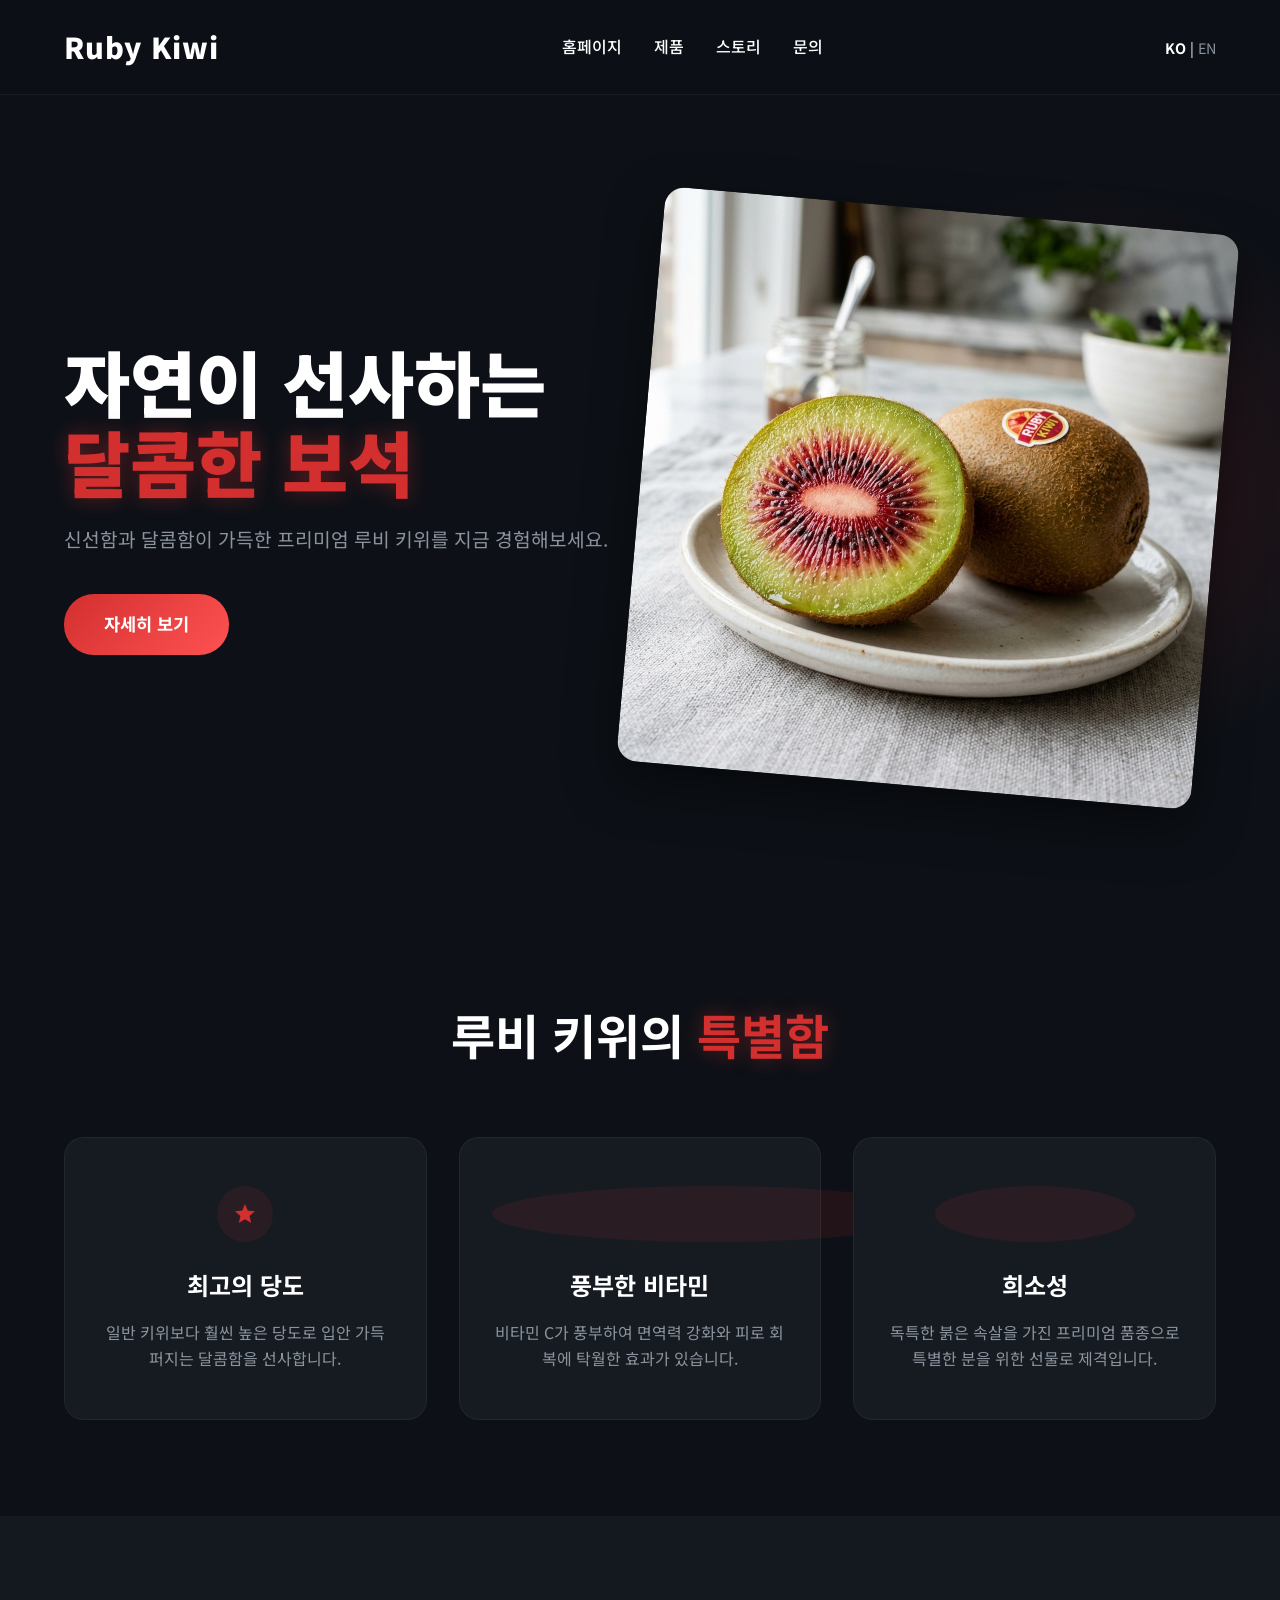
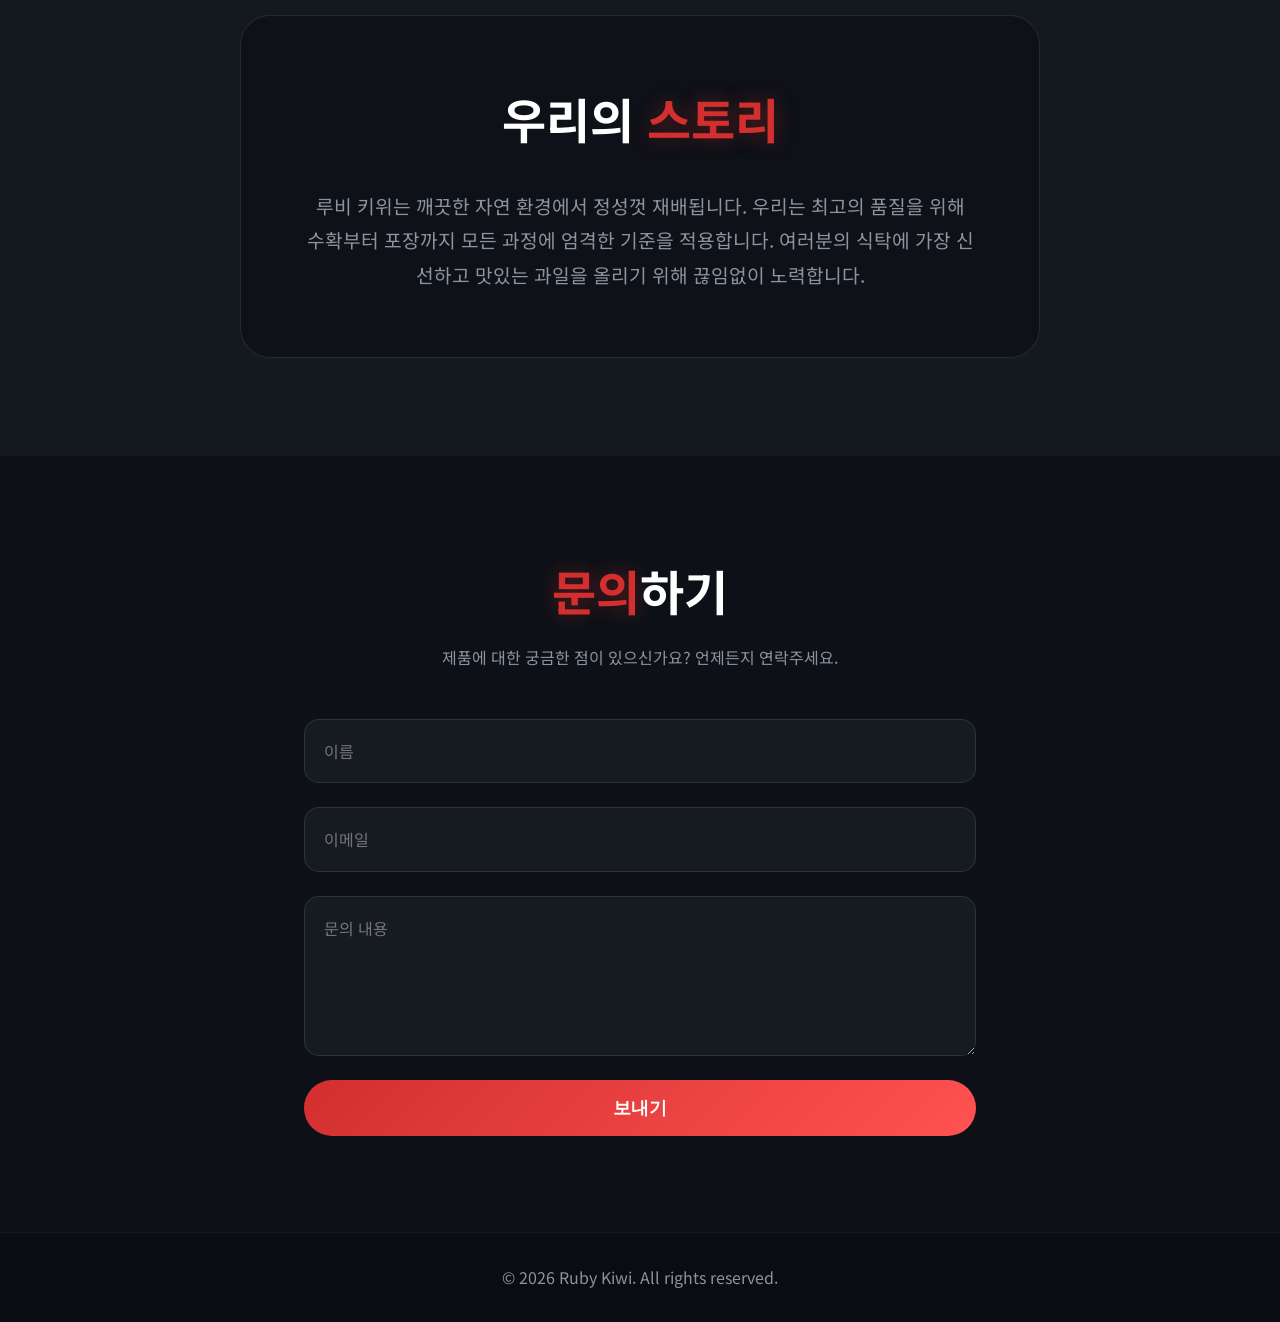
<file: index.html>
<!DOCTYPE html>
<html lang="ko">
<head>
    <meta charset="UTF-8">
    <meta name="viewport" content="width=device-width, initial-scale=1.0">
    <title>루비 키위 - 자연이 선사하는 달콤한 보석</title>
    <meta name="description" content="프리미엄 루비 키위를 만나보세요. 비교할 수 없는 달콤함과 풍부한 영양.">
    <link rel="stylesheet" href="styles.css">
    <link href="https://fonts.googleapis.com/css2?family=Noto+Sans+KR:wght@300;400;500;700;900&display=swap" rel="stylesheet">
    <link href="https://fonts.googleapis.com/icon?family=Material+Icons" rel="stylesheet">
</head>
<body>
    <!-- Navbar -->
    <nav class="navbar">
        <div class="logo">Ruby Kiwi</div>
        <ul class="nav-links">
            <li><a href="#home">홈페이지</a></li>
            <li><a href="#product">제품</a></li>
            <li><a href="#story">스토리</a></li>
            <li><a href="#contact">문의</a></li>
        </ul>
        <div class="lang-toggle">
            <span class="active">KO</span> | <a href="index-en.html">EN</a>
        </div>
        <div class="hamburger">
            <span class="material-icons">menu</span>
        </div>
    </nav>

    <!-- Hero Section -->
    <section id="home" class="hero">
        <div class="hero-content">
            <h1>자연이 선사하는<br><span class="highlight">달콤한 보석</span></h1>
            <p>신선함과 달콤함이 가득한 프리미엄 루비 키위를 지금 경험해보세요.</p>
            <a href="#product" class="cta-button">자세히 보기</a>
        </div>
        <div class="hero-image">
            <img src="./ruby_kiwi_hero.png" alt="루비 키위 반쪽 이미지">
        </div>
    </section>

    <!-- Features Section -->
    <section id="product" class="features">
        <h2>루비 키위의 <span class="highlight">특별함</span></h2>
        <div class="feature-grid">
            <div class="feature-card">
                <span class="material-icons feature-icon">star</span>
                <h3>최고의 당도</h3>
                <p>일반 키위보다 훨씬 높은 당도로 입안 가득 퍼지는 달콤함을 선사합니다.</p>
            </div>
            <div class="feature-card">
                <span class="material-icons feature-icon">health_and_safety</span>
                <h3>풍부한 비타민</h3>
                <p>비타민 C가 풍부하여 면역력 강화와 피로 회복에 탁월한 효과가 있습니다.</p>
            </div>
            <div class="feature-card">
                <span class="material-icons feature-icon">diamond</span>
                <h3>희소성</h3>
                <p>독특한 붉은 속살을 가진 프리미엄 품종으로 특별한 분을 위한 선물로 제격입니다.</p>
            </div>
        </div>
    </section>

    <!-- Story Section -->
    <section id="story" class="story">
        <div class="story-container">
            <div class="story-text">
                <h2>우리의 <span class="highlight">스토리</span></h2>
                <p>루비 키위는 깨끗한 자연 환경에서 정성껏 재배됩니다. 우리는 최고의 품질을 위해 수확부터 포장까지 모든 과정에 엄격한 기준을 적용합니다. 여러분의 식탁에 가장 신선하고 맛있는 과일을 올리기 위해 끊임없이 노력합니다.</p>
            </div>
        </div>
    </section>

    <!-- Contact Section -->
    <section id="contact" class="contact">
        <h2><span class="highlight">문의</span>하기</h2>
        <p>제품에 대한 궁금한 점이 있으신가요? 언제든지 연락주세요.</p>
        <form class="contact-form">
            <input type="text" placeholder="이름" required>
            <input type="email" placeholder="이메일" required>
            <textarea placeholder="문의 내용" rows="5" required></textarea>
            <button type="submit" class="cta-button">보내기</button>
        </form>
    </section>

    <!-- Footer -->
    <footer>
        <p>&copy; 2026 Ruby Kiwi. All rights reserved.</p>
    </footer>

    <script src="script.js"></script>
</body>
</html>
</file>
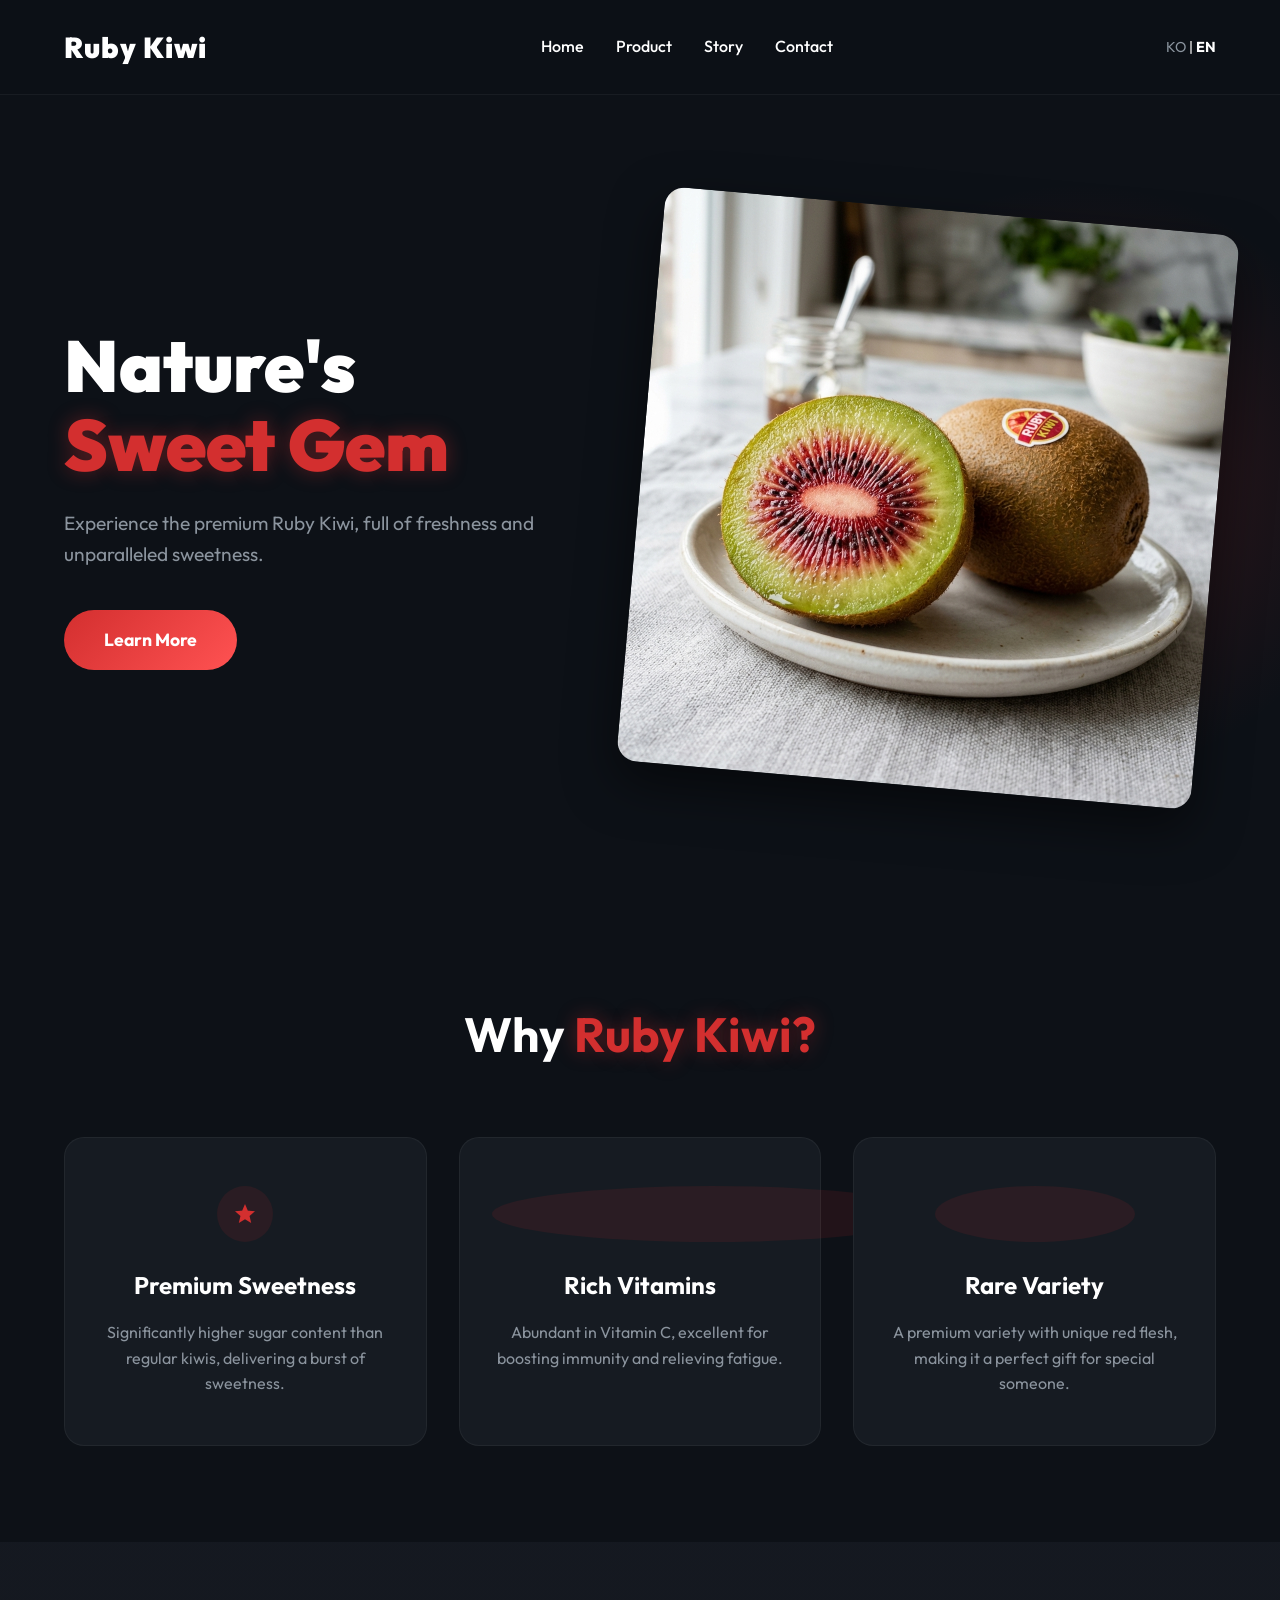
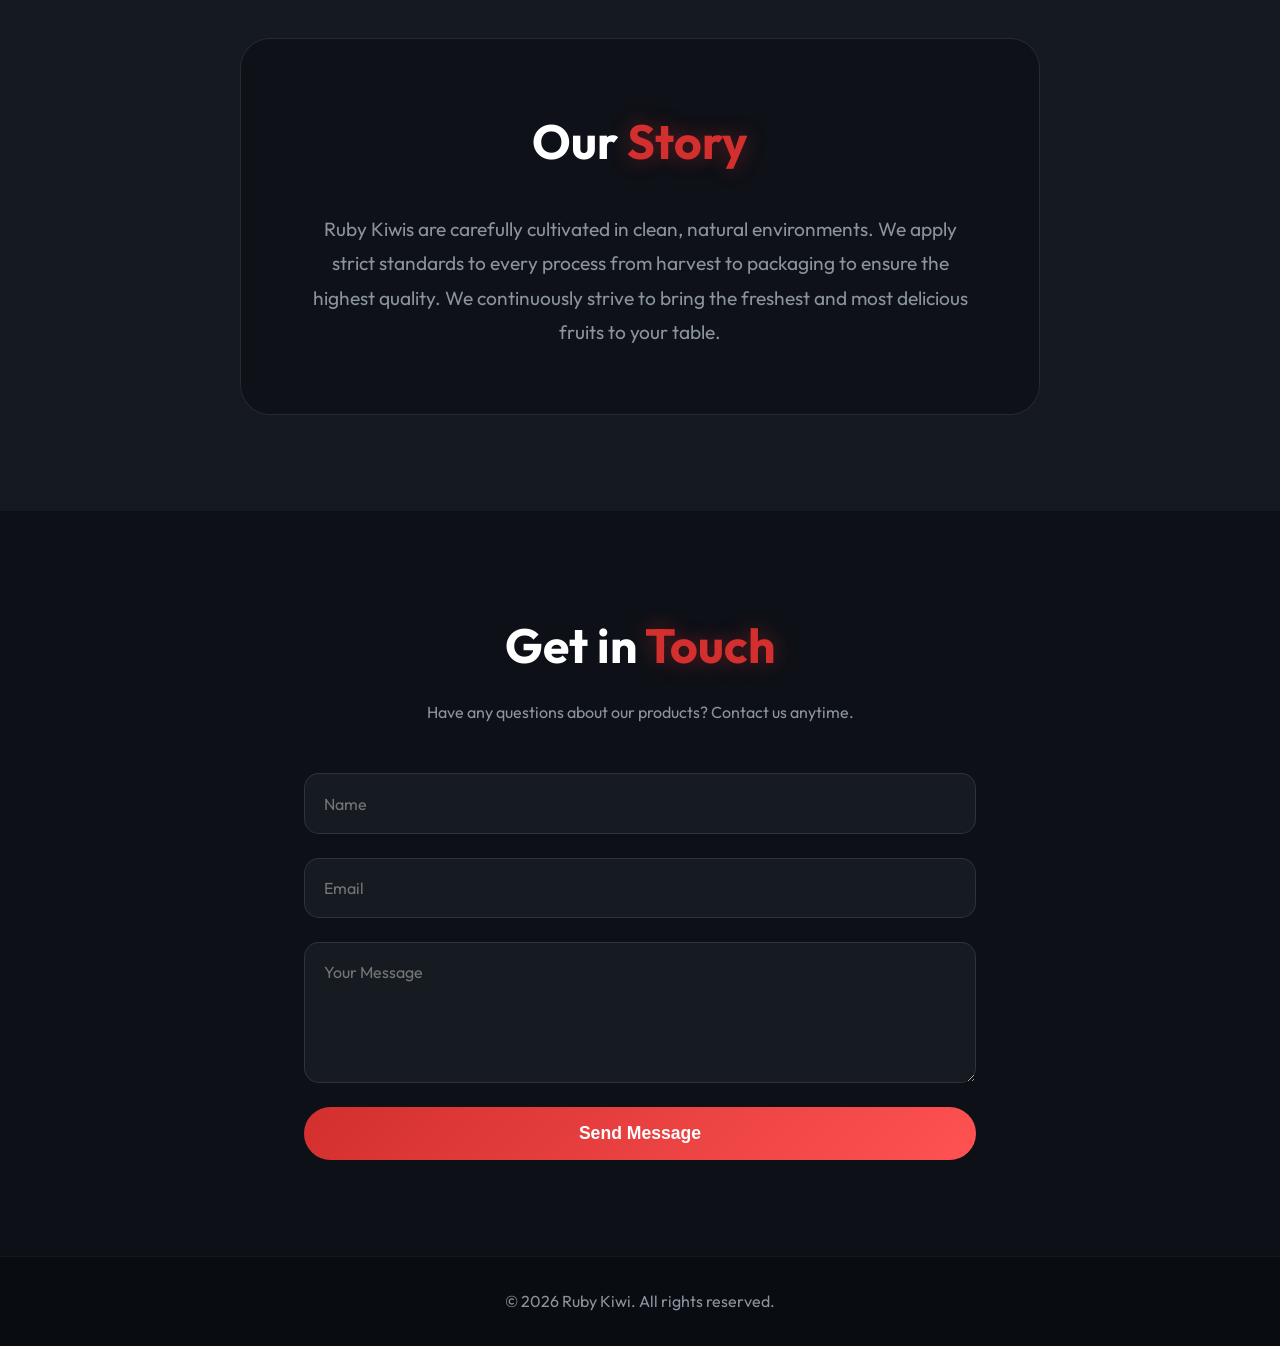
<file: index-en.html>
<!DOCTYPE html>
<html lang="en">
<head>
    <meta charset="UTF-8">
    <meta name="viewport" content="width=device-width, initial-scale=1.0">
    <title>Ruby Kiwi - Nature's Sweet Gem</title>
    <meta name="description" content="Discover premium Ruby Kiwis. Unparalleled sweetness and rich nutrition.">
    <link rel="stylesheet" href="styles.css">
    <link href="https://fonts.googleapis.com/css2?family=Outfit:wght@300;400;500;700;900&display=swap" rel="stylesheet">
    <link href="https://fonts.googleapis.com/icon?family=Material+Icons" rel="stylesheet">
</head>
<body>
    <!-- Navbar -->
    <nav class="navbar">
        <div class="logo">Ruby Kiwi</div>
        <ul class="nav-links">
            <li><a href="#home">Home</a></li>
            <li><a href="#product">Product</a></li>
            <li><a href="#story">Story</a></li>
            <li><a href="#contact">Contact</a></li>
        </ul>
        <div class="lang-toggle">
            <a href="index.html">KO</a> | <span class="active">EN</span>
        </div>
        <div class="hamburger">
            <span class="material-icons">menu</span>
        </div>
    </nav>

    <!-- Hero Section -->
    <section id="home" class="hero">
        <div class="hero-content">
            <h1>Nature's<br><span class="highlight">Sweet Gem</span></h1>
            <p>Experience the premium Ruby Kiwi, full of freshness and unparalleled sweetness.</p>
            <a href="#product" class="cta-button">Learn More</a>
        </div>
        <div class="hero-image">
            <img src="./ruby_kiwi_hero.png" alt="Half cut Ruby Kiwi">
        </div>
    </section>

    <!-- Features Section -->
    <section id="product" class="features">
        <h2>Why <span class="highlight">Ruby Kiwi?</span></h2>
        <div class="feature-grid">
            <div class="feature-card">
                <span class="material-icons feature-icon">star</span>
                <h3>Premium Sweetness</h3>
                <p>Significantly higher sugar content than regular kiwis, delivering a burst of sweetness.</p>
            </div>
            <div class="feature-card">
                <span class="material-icons feature-icon">health_and_safety</span>
                <h3>Rich Vitamins</h3>
                <p>Abundant in Vitamin C, excellent for boosting immunity and relieving fatigue.</p>
            </div>
            <div class="feature-card">
                <span class="material-icons feature-icon">diamond</span>
                <h3>Rare Variety</h3>
                <p>A premium variety with unique red flesh, making it a perfect gift for special someone.</p>
            </div>
        </div>
    </section>

    <!-- Story Section -->
    <section id="story" class="story">
        <div class="story-container">
            <div class="story-text">
                <h2>Our <span class="highlight">Story</span></h2>
                <p>Ruby Kiwis are carefully cultivated in clean, natural environments. We apply strict standards to every process from harvest to packaging to ensure the highest quality. We continuously strive to bring the freshest and most delicious fruits to your table.</p>
            </div>
        </div>
    </section>

    <!-- Contact Section -->
    <section id="contact" class="contact">
        <h2>Get in <span class="highlight">Touch</span></h2>
        <p>Have any questions about our products? Contact us anytime.</p>
        <form class="contact-form">
            <input type="text" placeholder="Name" required>
            <input type="email" placeholder="Email" required>
            <textarea placeholder="Your Message" rows="5" required></textarea>
            <button type="submit" class="cta-button">Send Message</button>
        </form>
    </section>

    <!-- Footer -->
    <footer>
        <p>&copy; 2026 Ruby Kiwi. All rights reserved.</p>
    </footer>

    <script src="script.js"></script>
</body>
</html>
</file>
<file: styles.css>
:root {
    --primary-color: #D32F2F; /* Ruby Red */
    --secondary-color: #81C784; /* Kiwi Green */
    --bg-color: #0d1117; /* Dark background */
    --surface-color: #161b22;
    --text-primary: #ffffff;
    --text-secondary: #8b949e;
    --accent-color: #ff5252;
}

* {
    margin: 0;
    padding: 0;
    box-sizing: border-box;
    scroll-behavior: smooth;
}

body {
    font-family: 'Noto Sans KR', 'Outfit', sans-serif;
    background-color: var(--bg-color);
    color: var(--text-primary);
    line-height: 1.6;
    overflow-x: hidden;
}

.highlight {
    color: var(--primary-color);
    text-shadow: 0 0 20px rgba(211, 47, 47, 0.4);
}

/* Navbar */
.navbar {
    display: flex;
    justify-content: space-between;
    align-items: center;
    padding: 1.5rem 5%;
    background: rgba(13, 17, 23, 0.8);
    backdrop-filter: blur(10px);
    position: fixed;
    width: 100%;
    top: 0;
    z-index: 1000;
    border-bottom: 1px solid rgba(255, 255, 255, 0.05);
}

.logo {
    font-size: 1.8rem;
    font-weight: 900;
    color: var(--text-primary);
    letter-spacing: 1px;
}

.nav-links {
    display: flex;
    list-style: none;
    gap: 2rem;
}

.nav-links a {
    color: var(--text-primary);
    text-decoration: none;
    font-weight: 500;
    transition: color 0.3s ease;
    position: relative;
}

.nav-links a::after {
    content: '';
    position: absolute;
    bottom: -5px;
    left: 0;
    width: 0%;
    height: 2px;
    background-color: var(--primary-color);
    transition: width 0.3s ease;
}

.nav-links a:hover {
    color: var(--primary-color);
}

.nav-links a:hover::after {
    width: 100%;
}

.lang-toggle {
    font-size: 0.9rem;
}

.lang-toggle a {
    color: var(--text-secondary);
    text-decoration: none;
    transition: color 0.3s ease;
}

.lang-toggle a:hover, .lang-toggle .active {
    color: var(--text-primary);
    font-weight: bold;
}

.hamburger {
    display: none;
    cursor: pointer;
}

/* Hero Section */
.hero {
    display: flex;
    align-items: center;
    justify-content: space-between;
    min-height: 100vh;
    padding: 6rem 5% 0;
    position: relative;
    overflow: hidden;
}

.hero::before {
    content: '';
    position: absolute;
    width: 600px;
    height: 600px;
    background: radial-gradient(circle, rgba(211,47,47,0.2) 0%, rgba(13,17,23,0) 70%);
    top: 20%;
    right: -100px;
    z-index: -1;
    border-radius: 50%;
}

.hero-content {
    flex: 1;
    max-width: 600px;
    animation: slideInLeft 1s ease forwards;
}

.hero-content h1 {
    font-size: 4.5rem;
    line-height: 1.1;
    margin-bottom: 1.5rem;
    font-weight: 900;
}

.hero-content p {
    font-size: 1.2rem;
    color: var(--text-secondary);
    margin-bottom: 2.5rem;
}

.cta-button {
    display: inline-block;
    padding: 1rem 2.5rem;
    background: linear-gradient(135deg, var(--primary-color), var(--accent-color));
    color: white;
    text-decoration: none;
    border-radius: 30px;
    font-weight: 700;
    font-size: 1.1rem;
    transition: transform 0.3s ease, box-shadow 0.3s ease;
    border: none;
    cursor: pointer;
}

.cta-button:hover {
    transform: translateY(-3px);
    box-shadow: 0 10px 20px rgba(211, 47, 47, 0.4);
}

.hero-image {
    flex: 1;
    display: flex;
    justify-content: center;
    align-items: center;
    animation: fadeInRight 1s ease forwards;
}

.hero-image img {
    max-width: 100%;
    height: auto;
    border-radius: 20px;
    box-shadow: 0 20px 50px rgba(0,0,0,0.5);
    transform: rotate(5deg);
    transition: transform 0.5s ease;
}

.hero-image img:hover {
    transform: rotate(0deg) scale(1.05);
}

/* Features Section */
.features {
    padding: 6rem 5%;
    text-align: center;
}

.features h2 {
    font-size: 3rem;
    margin-bottom: 4rem;
}

.feature-grid {
    display: grid;
    grid-template-columns: repeat(auto-fit, minmax(300px, 1fr));
    gap: 2rem;
}

.feature-card {
    background: var(--surface-color);
    padding: 3rem 2rem;
    border-radius: 20px;
    border: 1px solid rgba(255,255,255,0.05);
    transition: transform 0.3s ease, box-shadow 0.3s ease;
}

.feature-card:hover {
    transform: translateY(-10px);
    box-shadow: 0 15px 30px rgba(0,0,0,0.3);
    border-color: rgba(211, 47, 47, 0.3);
}

.feature-icon {
    font-size: 3.5rem;
    color: var(--primary-color);
    margin-bottom: 1.5rem;
    background: rgba(211,47,47,0.1);
    padding: 1rem;
    border-radius: 50%;
}

.feature-card h3 {
    font-size: 1.5rem;
    margin-bottom: 1rem;
}

.feature-card p {
    color: var(--text-secondary);
}

/* Story Section */
.story {
    padding: 6rem 5%;
    background: linear-gradient(to right, rgba(22, 27, 34, 0.8), rgba(22, 27, 34, 0.8)), url('file:///C:/Users/user/.gemini/antigravity/brain/adf90433-9764-4c41-afc2-1f262067467a/ruby_kiwi_hero_1777104100467.png') center/cover fixed;
    display: flex;
    align-items: center;
    justify-content: center;
    min-height: 60vh;
}

.story-container {
    max-width: 800px;
    text-align: center;
    background: rgba(13, 17, 23, 0.85);
    padding: 4rem;
    border-radius: 30px;
    backdrop-filter: blur(10px);
    border: 1px solid rgba(255,255,255,0.1);
}

.story-container h2 {
    font-size: 3rem;
    margin-bottom: 2rem;
}

.story-container p {
    font-size: 1.2rem;
    color: var(--text-secondary);
    line-height: 1.8;
}

/* Contact Section */
.contact {
    padding: 6rem 5%;
    text-align: center;
    max-width: 800px;
    margin: 0 auto;
}

.contact h2 {
    font-size: 3rem;
    margin-bottom: 1rem;
}

.contact > p {
    color: var(--text-secondary);
    margin-bottom: 3rem;
}

.contact-form {
    display: flex;
    flex-direction: column;
    gap: 1.5rem;
}

.contact-form input, .contact-form textarea {
    width: 100%;
    padding: 1.2rem;
    background: var(--surface-color);
    border: 1px solid rgba(255,255,255,0.1);
    border-radius: 15px;
    color: var(--text-primary);
    font-family: inherit;
    font-size: 1rem;
    transition: border-color 0.3s ease;
}

.contact-form input:focus, .contact-form textarea:focus {
    outline: none;
    border-color: var(--primary-color);
}

/* Footer */
footer {
    background: #090c10;
    padding: 2rem 5%;
    text-align: center;
    color: var(--text-secondary);
    border-top: 1px solid rgba(255,255,255,0.05);
}

/* Animations */
@keyframes slideInLeft {
    from { opacity: 0; transform: translateX(-50px); }
    to { opacity: 1; transform: translateX(0); }
}

@keyframes fadeInRight {
    from { opacity: 0; transform: translateX(50px); }
    to { opacity: 1; transform: translateX(0); }
}

/* Responsive Design */
@media (max-width: 992px) {
    .hero {
        flex-direction: column;
        text-align: center;
        padding-top: 8rem;
    }
    .hero-content {
        margin-bottom: 4rem;
    }
    .hero-content h1 {
        font-size: 3.5rem;
    }
}

@media (max-width: 768px) {
    .nav-links {
        display: none;
        flex-direction: column;
        position: absolute;
        top: 100%;
        left: 0;
        width: 100%;
        background: var(--surface-color);
        padding: 2rem;
        text-align: center;
    }
    .nav-links.active {
        display: flex;
    }
    .hamburger {
        display: block;
    }
    .hero-content h1 {
        font-size: 2.8rem;
    }
    .story-container {
        padding: 2rem;
    }
}
</file>
